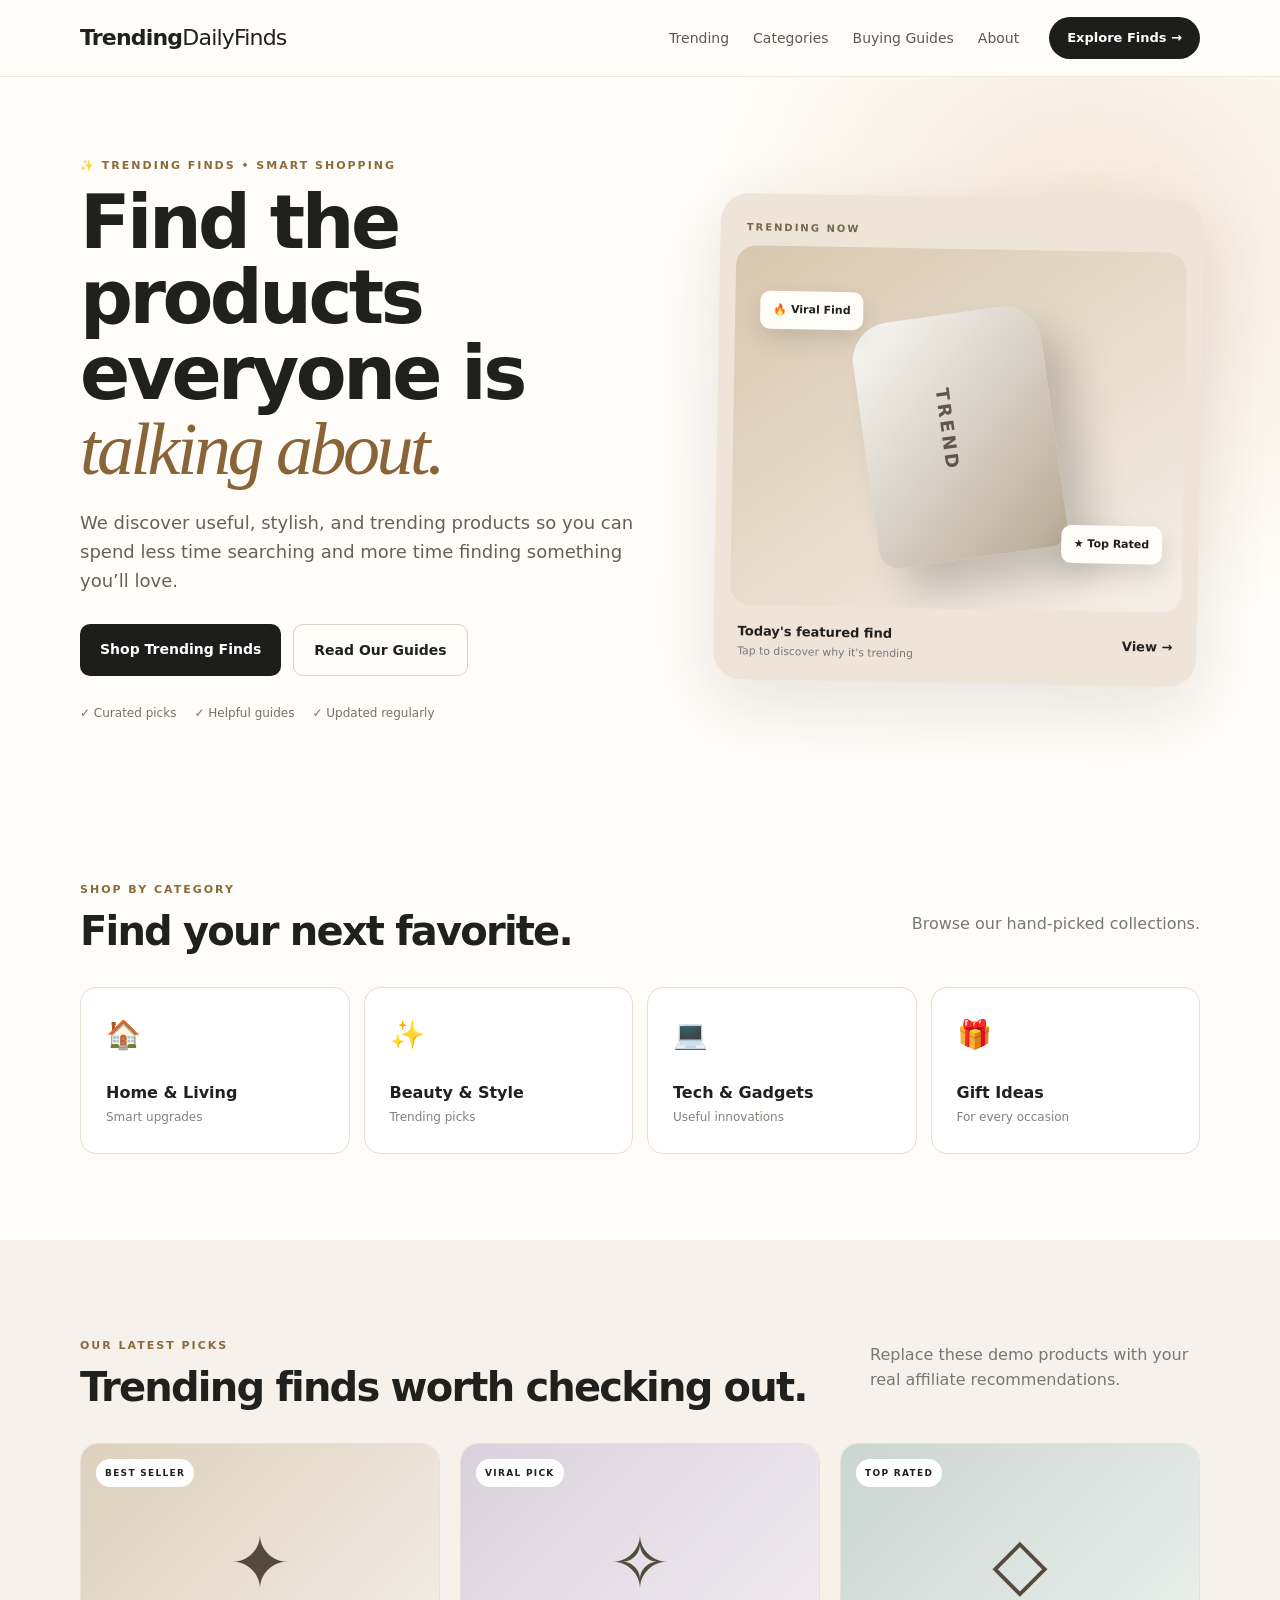
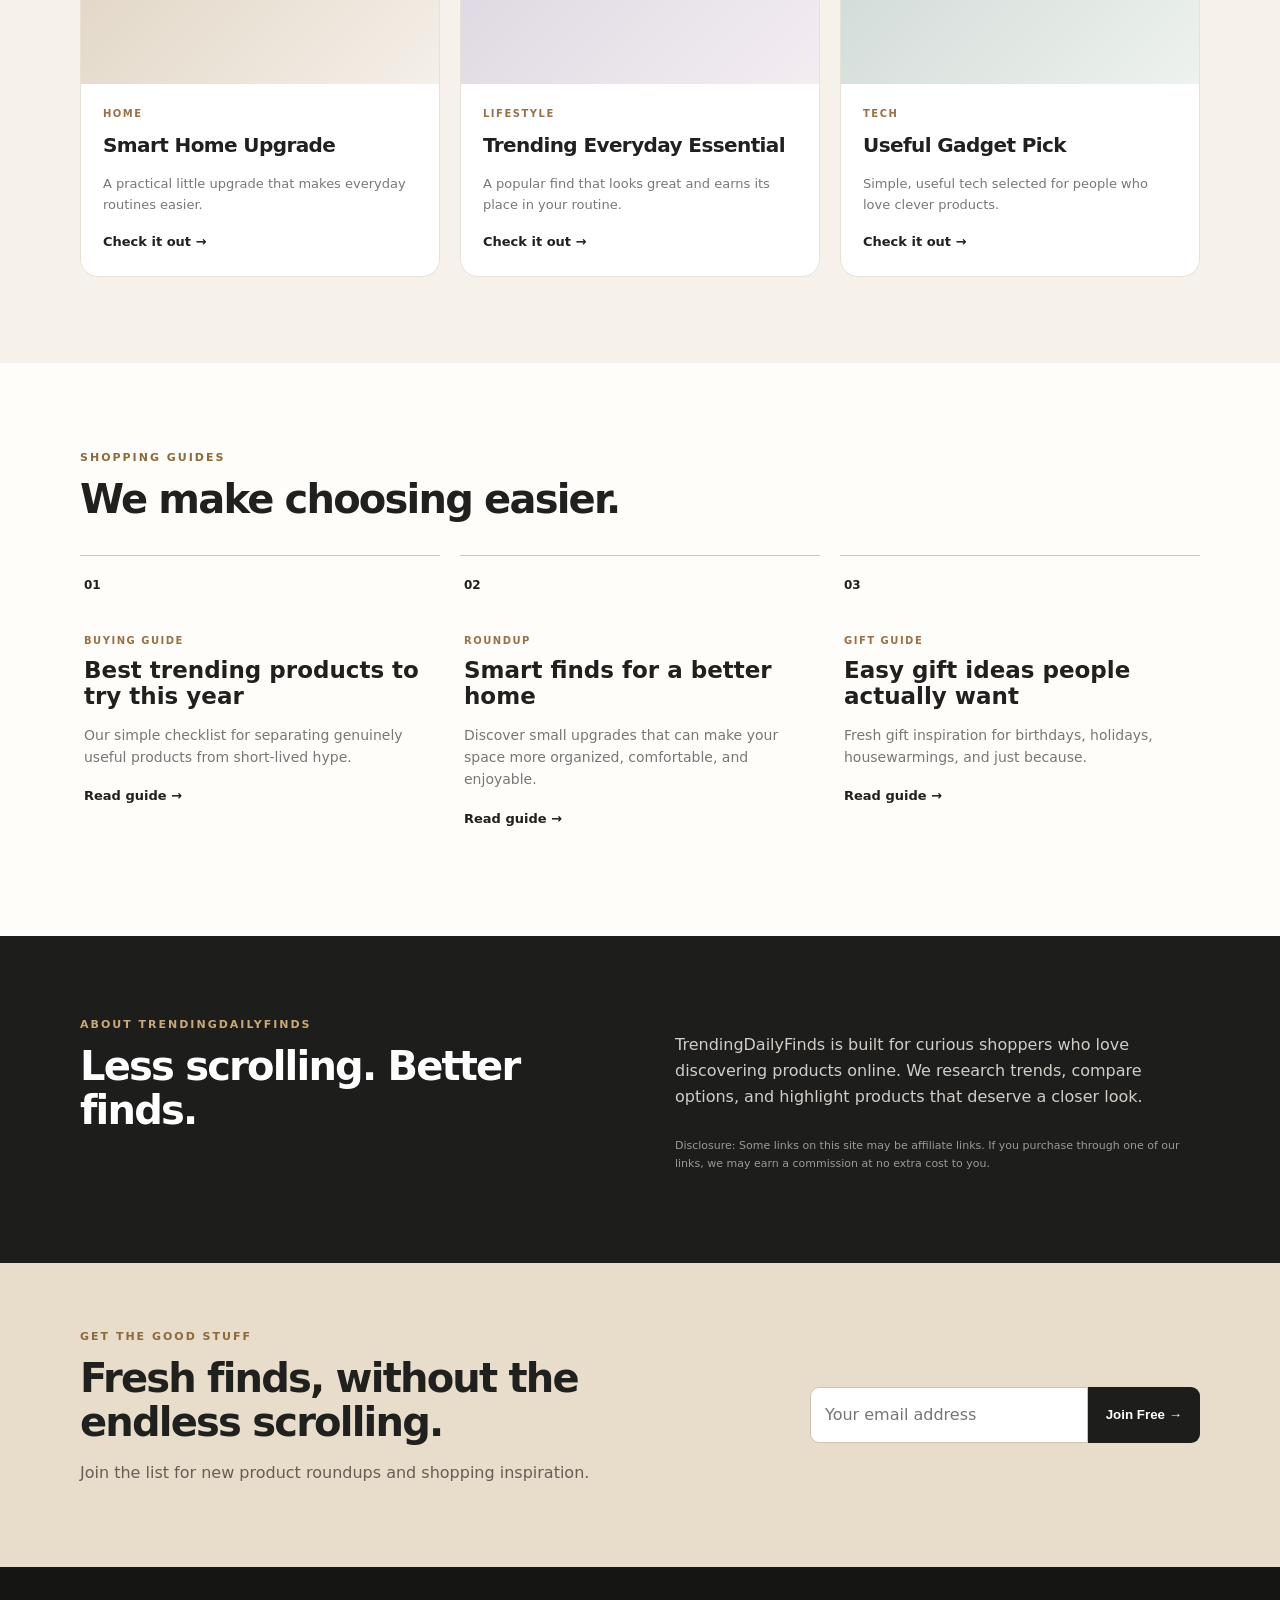
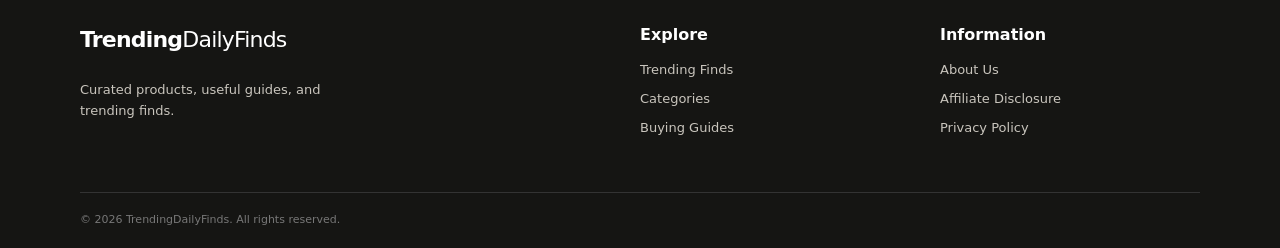
<file: index.html>
<!DOCTYPE html>
<html lang="en">
<head>
  <meta charset="UTF-8">
  <meta name="viewport" content="width=device-width, initial-scale=1.0">
  <meta name="description" content="TrendingDailyFinds discovers trending products, smart finds, gift ideas, and useful shopping guides worth checking out.">
  <meta name="keywords" content="trending products, best finds, product recommendations, Pinterest finds, shopping guides">
  <title>TrendingDailyFinds — Trending Products Worth Discovering</title>
  <link rel="stylesheet" href="style.css">
</head>
<body>
  <header class="site-header">
    <div class="container nav">
      <a class="brand" href="#">Trending<span>DailyFinds</span></a>
      <nav>
        <a href="#trending">Trending</a>
        <a href="#categories">Categories</a>
        <a href="#guides">Buying Guides</a>
        <a href="#about">About</a>
      </nav>
      <a class="nav-btn" href="#trending">Explore Finds →</a>
    </div>
  </header>

  <main>
    <section class="hero">
      <div class="container hero-grid">
        <div>
          <p class="eyebrow">✨ TRENDING FINDS • SMART SHOPPING</p>
          <h1>Find the products everyone is <em>talking about.</em></h1>
          <p class="hero-copy">We discover useful, stylish, and trending products so you can spend less time searching and more time finding something you’ll love.</p>
          <div class="hero-actions">
            <a class="button primary" href="#trending">Shop Trending Finds</a>
            <a class="button secondary" href="#guides">Read Our Guides</a>
          </div>
          <div class="trust-row">
            <span>✓ Curated picks</span><span>✓ Helpful guides</span><span>✓ Updated regularly</span>
          </div>
        </div>
        <div class="hero-card">
          <div class="hero-card-top">TRENDING NOW</div>
          <div class="product-art">
            <div class="floating-card one">🔥 Viral Find</div>
            <div class="mock-product"></div>
            <div class="floating-card two">★ Top Rated</div>
          </div>
          <div class="hero-card-bottom">
            <div><strong>Today's featured find</strong><small>Tap to discover why it's trending</small></div>
            <a href="#trending">View →</a>
          </div>
        </div>
      </div>
    </section>

    <section id="categories" class="section">
      <div class="container">
        <div class="section-heading">
          <div><p class="eyebrow">SHOP BY CATEGORY</p><h2>Find your next favorite.</h2></div>
          <p>Browse our hand-picked collections.</p>
        </div>
        <div class="category-grid">
          <a href="#trending" class="category"><span>🏠</span><strong>Home & Living</strong><small>Smart upgrades</small></a>
          <a href="#trending" class="category"><span>✨</span><strong>Beauty & Style</strong><small>Trending picks</small></a>
          <a href="#trending" class="category"><span>💻</span><strong>Tech & Gadgets</strong><small>Useful innovations</small></a>
          <a href="#trending" class="category"><span>🎁</span><strong>Gift Ideas</strong><small>For every occasion</small></a>
        </div>
      </div>
    </section>

    <section id="trending" class="section soft">
      <div class="container">
        <div class="section-heading">
          <div><p class="eyebrow">OUR LATEST PICKS</p><h2>Trending finds worth checking out.</h2></div>
          <p>Replace these demo products with your real affiliate recommendations.</p>
        </div>
        <div class="product-grid">
          <article class="product">
            <div class="product-image gradient-a"><span>BEST SELLER</span><div>✦</div></div>
            <div class="product-body"><p class="tag">HOME</p><h3>Smart Home Upgrade</h3><p>A practical little upgrade that makes everyday routines easier.</p><a href="#" class="product-link">Check it out →</a></div>
          </article>
          <article class="product">
            <div class="product-image gradient-b"><span>VIRAL PICK</span><div>✧</div></div>
            <div class="product-body"><p class="tag">LIFESTYLE</p><h3>Trending Everyday Essential</h3><p>A popular find that looks great and earns its place in your routine.</p><a href="#" class="product-link">Check it out →</a></div>
          </article>
          <article class="product">
            <div class="product-image gradient-c"><span>TOP RATED</span><div>◇</div></div>
            <div class="product-body"><p class="tag">TECH</p><h3>Useful Gadget Pick</h3><p>Simple, useful tech selected for people who love clever products.</p><a href="#" class="product-link">Check it out →</a></div>
          </article>
        </div>
      </div>
    </section>

    <section id="guides" class="section">
      <div class="container">
        <div class="section-heading">
          <div><p class="eyebrow">SHOPPING GUIDES</p><h2>We make choosing easier.</h2></div>
        </div>
        <div class="guide-grid">
          <article class="guide"><div class="guide-number">01</div><p class="tag">BUYING GUIDE</p><h3>Best trending products to try this year</h3><p>Our simple checklist for separating genuinely useful products from short-lived hype.</p><a href="#">Read guide →</a></article>
          <article class="guide"><div class="guide-number">02</div><p class="tag">ROUNDUP</p><h3>Smart finds for a better home</h3><p>Discover small upgrades that can make your space more organized, comfortable, and enjoyable.</p><a href="#">Read guide →</a></article>
          <article class="guide"><div class="guide-number">03</div><p class="tag">GIFT GUIDE</p><h3>Easy gift ideas people actually want</h3><p>Fresh gift inspiration for birthdays, holidays, housewarmings, and just because.</p><a href="#">Read guide →</a></article>
        </div>
      </div>
    </section>

    <section id="about" class="about">
      <div class="container about-grid">
        <div><p class="eyebrow">ABOUT TRENDINGDAILYFINDS</p><h2>Less scrolling. Better finds.</h2></div>
        <div><p>TrendingDailyFinds is built for curious shoppers who love discovering products online. We research trends, compare options, and highlight products that deserve a closer look.</p><p class="fine">Disclosure: Some links on this site may be affiliate links. If you purchase through one of our links, we may earn a commission at no extra cost to you.</p></div>
      </div>
    </section>

    <section class="newsletter">
      <div class="container newsletter-inner">
        <div><p class="eyebrow">GET THE GOOD STUFF</p><h2>Fresh finds, without the endless scrolling.</h2><p>Join the list for new product roundups and shopping inspiration.</p></div>
        <form onsubmit="subscribe(event)"><input type="email" placeholder="Your email address" required><button type="submit">Join Free →</button></form>
      </div>
    </section>
  </main>

  <footer>
    <div class="container footer-grid">
      <div><a class="brand" href="#">Trending<span>DailyFinds</span></a><p>Curated products, useful guides, and trending finds.</p></div>
      <div><strong>Explore</strong><a href="#trending">Trending Finds</a><a href="#categories">Categories</a><a href="#guides">Buying Guides</a></div>
      <div><strong>Information</strong><a href="#about">About Us</a><a href="#">Affiliate Disclosure</a><a href="#">Privacy Policy</a></div>
    </div>
    <div class="container copyright">© 2026 TrendingDailyFinds. All rights reserved.</div>
  </footer>
  <script src="script.js"></script>
</body>
</html>
</file>
<file: style.css>
*{box-sizing:border-box}html{scroll-behavior:smooth}body{margin:0;font-family:Inter,ui-sans-serif,system-ui,-apple-system,BlinkMacSystemFont,"Segoe UI",sans-serif;color:#20201e;background:#fffdf9;line-height:1.6}a{text-decoration:none;color:inherit}.container{width:min(1120px,92%);margin:auto}.site-header{position:sticky;top:0;z-index:10;background:rgba(255,253,249,.92);backdrop-filter:blur(12px);border-bottom:1px solid #eee9df}.nav{height:76px;display:flex;align-items:center;gap:30px}.brand{font-size:22px;font-weight:900;letter-spacing:-.8px;margin-right:auto}.brand span{font-weight:500}.nav nav{display:flex;gap:24px;font-size:14px;color:#5d5a54}.nav nav a:hover{color:#111}.nav-btn{background:#1d1d1b;color:#fff;padding:11px 18px;border-radius:999px;font-size:13px;font-weight:700}.hero{padding:80px 0 72px;background:radial-gradient(circle at 85% 25%,#f3e6d6 0,transparent 32%),#fffdf9}.hero-grid{display:grid;grid-template-columns:1.08fr .92fr;gap:70px;align-items:center}.eyebrow{font-size:11px;font-weight:900;letter-spacing:2px;color:#8c6a3c;margin:0 0 10px}.hero h1{font-size:clamp(44px,6vw,74px);line-height:1.02;letter-spacing:-3.5px;margin:0 0 22px;max-width:720px}.hero h1 em{font-family:Georgia,serif;font-weight:400;color:#8a6439}.hero-copy{font-size:18px;color:#666158;max-width:600px}.hero-actions{display:flex;gap:12px;margin:28px 0}.button{display:inline-block;padding:14px 20px;border-radius:10px;font-weight:800;font-size:14px}.primary{background:#1d1d1b;color:#fff}.secondary{border:1px solid #d8d1c6}.trust-row{display:flex;gap:18px;flex-wrap:wrap;color:#777166;font-size:12px}.hero-card{background:#eee5d8;border-radius:28px;padding:16px;box-shadow:0 24px 70px rgba(55,42,24,.12);transform:rotate(1deg)}.hero-card-top{font-size:10px;font-weight:900;letter-spacing:2px;padding:10px;color:#78644c}.product-art{height:360px;border-radius:20px;position:relative;overflow:hidden;background:linear-gradient(145deg,#d8c7af,#f5efe7)}.mock-product{position:absolute;width:190px;height:245px;border-radius:38px 38px 18px 18px;background:linear-gradient(135deg,#f9f8f5,#b7aa96);left:50%;top:52%;transform:translate(-50%,-50%) rotate(-9deg);box-shadow:24px 28px 40px rgba(0,0,0,.18)}.mock-product:after{content:"TREND";position:absolute;left:42px;top:100px;font-size:18px;font-weight:900;letter-spacing:3px;transform:rotate(90deg);color:#5e564c}.floating-card{position:absolute;background:#fffdf9;padding:10px 13px;border-radius:10px;font-size:11px;font-weight:800;box-shadow:0 10px 25px rgba(0,0,0,.12);z-index:2}.one{top:45px;left:25px}.two{right:20px;bottom:48px}.hero-card-bottom{display:flex;justify-content:space-between;align-items:center;padding:16px 8px 4px;font-size:13px}.hero-card-bottom small{display:block;color:#777}.hero-card-bottom a{font-weight:900}.section{padding:86px 0}.soft{background:#f6f2eb}.section-heading{display:flex;justify-content:space-between;align-items:end;gap:30px;margin-bottom:34px}.section-heading h2,.about h2,.newsletter h2{font-size:40px;line-height:1.1;letter-spacing:-1.8px;margin:0}.section-heading>p{max-width:330px;color:#777}.category-grid{display:grid;grid-template-columns:repeat(4,1fr);gap:14px}.category{padding:25px;border:1px solid #e6dfd4;border-radius:16px;background:#fff;transition:.2s}.category:hover{transform:translateY(-4px);box-shadow:0 12px 30px rgba(0,0,0,.06)}.category span{font-size:28px;display:block;margin-bottom:22px}.category strong,.category small{display:block}.category small{color:#858078;font-size:12px;margin-top:3px}.product-grid{display:grid;grid-template-columns:repeat(3,1fr);gap:20px}.product{background:#fff;border:1px solid #e8e1d7;border-radius:18px;overflow:hidden}.product-image{height:240px;display:grid;place-items:center;position:relative}.product-image>div{font-size:72px;color:#544a3e}.product-image span{position:absolute;top:15px;left:15px;font-size:9px;font-weight:900;letter-spacing:1.3px;background:#fff;padding:7px 9px;border-radius:999px}.gradient-a{background:linear-gradient(135deg,#ddd0bd,#f4efe8)}.gradient-b{background:linear-gradient(135deg,#d9d2de,#f3edf2)}.gradient-c{background:linear-gradient(135deg,#cbd5d2,#edf2ee)}.product-body{padding:22px}.tag{font-size:10px;letter-spacing:1.5px;font-weight:900;color:#987148;margin:0 0 7px}.product h3{margin:0;font-size:20px;letter-spacing:-.6px}.product-body>p:not(.tag){color:#777;font-size:13px}.product-link,.guide a{font-weight:900;font-size:13px}.guide-grid{display:grid;grid-template-columns:repeat(3,1fr);gap:20px}.guide{border-top:1px solid #cec7bb;padding:20px 4px}.guide-number{font-size:12px;font-weight:900;margin-bottom:38px}.guide h3{font-size:23px;line-height:1.15;margin:8px 0}.guide p:not(.tag){color:#777;font-size:14px}.about{padding:80px 0;background:#1d1d1b;color:#fff}.about-grid{display:grid;grid-template-columns:1fr 1fr;gap:70px}.about .eyebrow{color:#c9a778}.about-grid>div:last-child{color:#d2cec7}.fine{font-size:11px;opacity:.7;margin-top:28px}.newsletter{padding:65px 0;background:#e8dccb}.newsletter-inner{display:flex;justify-content:space-between;gap:40px;align-items:center}.newsletter h2{max-width:650px}.newsletter p:not(.eyebrow){color:#665e53}.newsletter form{display:flex;min-width:390px}.newsletter input{flex:1;border:1px solid #cfc2b1;border-radius:9px 0 0 9px;padding:14px;background:#fff;font:inherit}.newsletter button{border:0;background:#1d1d1b;color:#fff;padding:0 18px;border-radius:0 9px 9px 0;font-weight:800}footer{background:#151513;color:#c9c5bd;padding:55px 0 20px}.footer-grid{display:grid;grid-template-columns:2fr 1fr 1fr;gap:40px}.footer-grid .brand{color:#fff;display:inline-block;margin-bottom:10px}.footer-grid p{font-size:13px;max-width:280px}.footer-grid strong{display:block;color:#fff;margin-bottom:13px}.footer-grid a:not(.brand){display:block;font-size:13px;margin:8px 0}.copyright{border-top:1px solid #333;padding-top:18px;margin-top:45px;font-size:11px;color:#777}@media(max-width:850px){.nav nav{display:none}.hero-grid,.about-grid{grid-template-columns:1fr}.hero{padding-top:50px}.hero-card{max-width:560px}.category-grid{grid-template-columns:repeat(2,1fr)}.product-grid,.guide-grid{grid-template-columns:1fr}.section-heading,.newsletter-inner{display:block}.newsletter form{margin-top:25px;min-width:0}.footer-grid{grid-template-columns:1fr 1fr}.hero h1{letter-spacing:-2px}}@media(max-width:520px){.nav-btn{display:none}.hero h1{font-size:46px}.category-grid{grid-template-columns:1fr}.footer-grid{grid-template-columns:1fr}.newsletter form{display:block}.newsletter input,.newsletter button{width:100%;height:48px;border-radius:9px}.newsletter button{margin-top:8px}.product-art{height:300px}}
</file>
